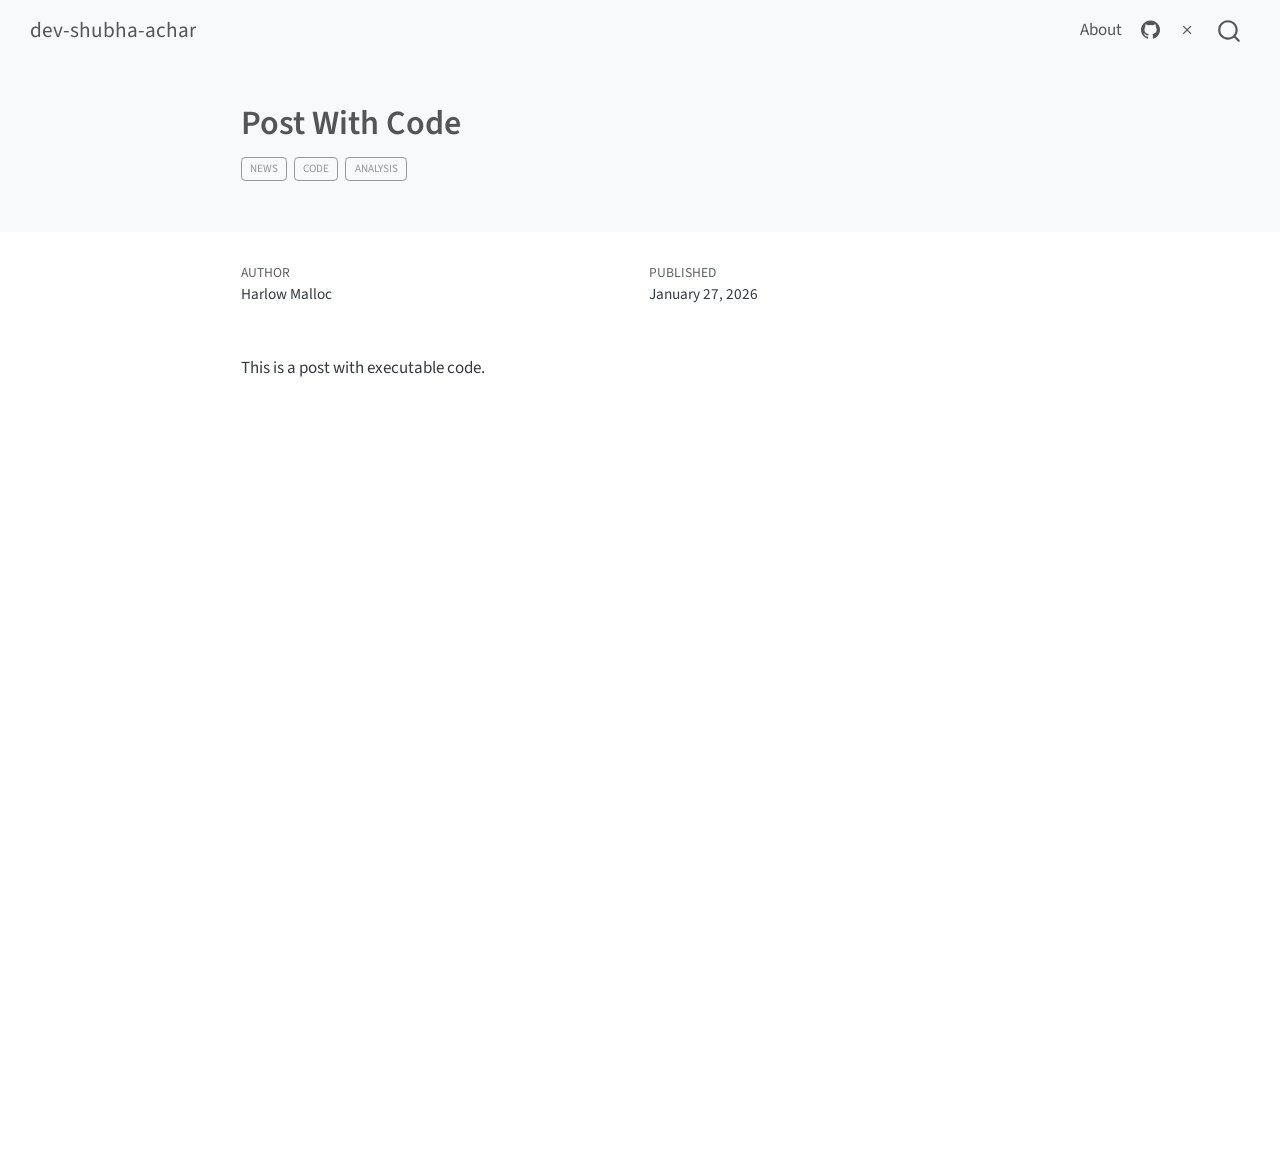
<file: posts/post-with-code/index.html>
<!DOCTYPE html>
<html xmlns="http://www.w3.org/1999/xhtml" lang="en" xml:lang="en"><head>

<meta charset="utf-8">
<meta name="generator" content="quarto-1.8.27">

<meta name="viewport" content="width=device-width, initial-scale=1.0, user-scalable=yes">

<meta name="author" content="Harlow Malloc">
<meta name="dcterms.date" content="2026-01-27">

<title>Post With Code – dev-shubha-achar</title>
<style>
code{white-space: pre-wrap;}
span.smallcaps{font-variant: small-caps;}
div.columns{display: flex; gap: min(4vw, 1.5em);}
div.column{flex: auto; overflow-x: auto;}
div.hanging-indent{margin-left: 1.5em; text-indent: -1.5em;}
ul.task-list{list-style: none;}
ul.task-list li input[type="checkbox"] {
  width: 0.8em;
  margin: 0 0.8em 0.2em -1em; /* quarto-specific, see https://github.com/quarto-dev/quarto-cli/issues/4556 */ 
  vertical-align: middle;
}
</style>


<script src="../../site_libs/quarto-nav/quarto-nav.js"></script>
<script src="../../site_libs/quarto-nav/headroom.min.js"></script>
<script src="../../site_libs/clipboard/clipboard.min.js"></script>
<script src="../../site_libs/quarto-search/autocomplete.umd.js"></script>
<script src="../../site_libs/quarto-search/fuse.min.js"></script>
<script src="../../site_libs/quarto-search/quarto-search.js"></script>
<meta name="quarto:offset" content="../../">
<script src="../../site_libs/quarto-html/quarto.js" type="module"></script>
<script src="../../site_libs/quarto-html/tabsets/tabsets.js" type="module"></script>
<script src="../../site_libs/quarto-html/axe/axe-check.js" type="module"></script>
<script src="../../site_libs/quarto-html/popper.min.js"></script>
<script src="../../site_libs/quarto-html/tippy.umd.min.js"></script>
<script src="../../site_libs/quarto-html/anchor.min.js"></script>
<link href="../../site_libs/quarto-html/tippy.css" rel="stylesheet">
<link href="../../site_libs/quarto-html/quarto-syntax-highlighting-ed96de9b727972fe78a7b5d16c58bf87.css" rel="stylesheet" id="quarto-text-highlighting-styles">
<script src="../../site_libs/bootstrap/bootstrap.min.js"></script>
<link href="../../site_libs/bootstrap/bootstrap-icons.css" rel="stylesheet">
<link href="../../site_libs/bootstrap/bootstrap-0b37c64f34216b628666a8dac638b53b.min.css" rel="stylesheet" append-hash="true" id="quarto-bootstrap" data-mode="light">
<script id="quarto-search-options" type="application/json">{
  "location": "navbar",
  "copy-button": false,
  "collapse-after": 3,
  "panel-placement": "end",
  "type": "overlay",
  "limit": 50,
  "keyboard-shortcut": [
    "f",
    "/",
    "s"
  ],
  "show-item-context": false,
  "language": {
    "search-no-results-text": "No results",
    "search-matching-documents-text": "matching documents",
    "search-copy-link-title": "Copy link to search",
    "search-hide-matches-text": "Hide additional matches",
    "search-more-match-text": "more match in this document",
    "search-more-matches-text": "more matches in this document",
    "search-clear-button-title": "Clear",
    "search-text-placeholder": "",
    "search-detached-cancel-button-title": "Cancel",
    "search-submit-button-title": "Submit",
    "search-label": "Search"
  }
}</script>


<link rel="stylesheet" href="../../styles.css">
</head>

<body class="nav-fixed fullcontent quarto-light">

<div id="quarto-search-results"></div>
  <header id="quarto-header" class="headroom fixed-top quarto-banner">
    <nav class="navbar navbar-expand-lg " data-bs-theme="dark">
      <div class="navbar-container container-fluid">
      <div class="navbar-brand-container mx-auto">
    <a class="navbar-brand" href="../../index.html">
    <span class="navbar-title">dev-shubha-achar</span>
    </a>
  </div>
            <div id="quarto-search" class="" title="Search"></div>
          <button class="navbar-toggler" type="button" data-bs-toggle="collapse" data-bs-target="#navbarCollapse" aria-controls="navbarCollapse" role="menu" aria-expanded="false" aria-label="Toggle navigation" onclick="if (window.quartoToggleHeadroom) { window.quartoToggleHeadroom(); }">
  <span class="navbar-toggler-icon"></span>
</button>
          <div class="collapse navbar-collapse" id="navbarCollapse">
            <ul class="navbar-nav navbar-nav-scroll ms-auto">
  <li class="nav-item">
    <a class="nav-link" href="../../about.html"> 
<span class="menu-text">About</span></a>
  </li>  
  <li class="nav-item compact">
    <a class="nav-link" href="https://github.com/dev-shubha-achar"> <i class="bi bi-github" role="img">
</i> 
<span class="menu-text"></span></a>
  </li>  
  <li class="nav-item compact">
    <a class="nav-link" href="https://x.com/AcharShubha"> <i class="bi bi-x" role="img">
</i> 
<span class="menu-text"></span></a>
  </li>  
</ul>
          </div> <!-- /navcollapse -->
            <div class="quarto-navbar-tools">
</div>
      </div> <!-- /container-fluid -->
    </nav>
</header>
<!-- content -->
<header id="title-block-header" class="quarto-title-block default page-columns page-full">
  <div class="quarto-title-banner page-columns page-full">
    <div class="quarto-title column-body">
      <h1 class="title">Post With Code</h1>
                                <div class="quarto-categories">
                <div class="quarto-category">news</div>
                <div class="quarto-category">code</div>
                <div class="quarto-category">analysis</div>
              </div>
                  </div>
  </div>
    
  
  <div class="quarto-title-meta">

      <div>
      <div class="quarto-title-meta-heading">Author</div>
      <div class="quarto-title-meta-contents">
               <p>Harlow Malloc </p>
            </div>
    </div>
      
      <div>
      <div class="quarto-title-meta-heading">Published</div>
      <div class="quarto-title-meta-contents">
        <p class="date">January 27, 2026</p>
      </div>
    </div>
    
      
    </div>
    
  
  </header><div id="quarto-content" class="quarto-container page-columns page-rows-contents page-layout-article page-navbar">
<!-- sidebar -->
<!-- margin-sidebar -->
    
<!-- main -->
<main class="content quarto-banner-title-block" id="quarto-document-content">





<p>This is a post with executable code.</p>



</main> <!-- /main -->
<script id="quarto-html-after-body" type="application/javascript">
  window.document.addEventListener("DOMContentLoaded", function (event) {
    const icon = "";
    const anchorJS = new window.AnchorJS();
    anchorJS.options = {
      placement: 'right',
      icon: icon
    };
    anchorJS.add('.anchored');
    const isCodeAnnotation = (el) => {
      for (const clz of el.classList) {
        if (clz.startsWith('code-annotation-')) {                     
          return true;
        }
      }
      return false;
    }
    const onCopySuccess = function(e) {
      // button target
      const button = e.trigger;
      // don't keep focus
      button.blur();
      // flash "checked"
      button.classList.add('code-copy-button-checked');
      var currentTitle = button.getAttribute("title");
      button.setAttribute("title", "Copied!");
      let tooltip;
      if (window.bootstrap) {
        button.setAttribute("data-bs-toggle", "tooltip");
        button.setAttribute("data-bs-placement", "left");
        button.setAttribute("data-bs-title", "Copied!");
        tooltip = new bootstrap.Tooltip(button, 
          { trigger: "manual", 
            customClass: "code-copy-button-tooltip",
            offset: [0, -8]});
        tooltip.show();    
      }
      setTimeout(function() {
        if (tooltip) {
          tooltip.hide();
          button.removeAttribute("data-bs-title");
          button.removeAttribute("data-bs-toggle");
          button.removeAttribute("data-bs-placement");
        }
        button.setAttribute("title", currentTitle);
        button.classList.remove('code-copy-button-checked');
      }, 1000);
      // clear code selection
      e.clearSelection();
    }
    const getTextToCopy = function(trigger) {
      const outerScaffold = trigger.parentElement.cloneNode(true);
      const codeEl = outerScaffold.querySelector('code');
      for (const childEl of codeEl.children) {
        if (isCodeAnnotation(childEl)) {
          childEl.remove();
        }
      }
      return codeEl.innerText;
    }
    const clipboard = new window.ClipboardJS('.code-copy-button:not([data-in-quarto-modal])', {
      text: getTextToCopy
    });
    clipboard.on('success', onCopySuccess);
    if (window.document.getElementById('quarto-embedded-source-code-modal')) {
      const clipboardModal = new window.ClipboardJS('.code-copy-button[data-in-quarto-modal]', {
        text: getTextToCopy,
        container: window.document.getElementById('quarto-embedded-source-code-modal')
      });
      clipboardModal.on('success', onCopySuccess);
    }
      var localhostRegex = new RegExp(/^(?:http|https):\/\/localhost\:?[0-9]*\//);
      var mailtoRegex = new RegExp(/^mailto:/);
        var filterRegex = new RegExp("https:\/\/dev-shubha-achar\.github\.io\/");
      var isInternal = (href) => {
          return filterRegex.test(href) || localhostRegex.test(href) || mailtoRegex.test(href);
      }
      // Inspect non-navigation links and adorn them if external
     var links = window.document.querySelectorAll('a[href]:not(.nav-link):not(.navbar-brand):not(.toc-action):not(.sidebar-link):not(.sidebar-item-toggle):not(.pagination-link):not(.no-external):not([aria-hidden]):not(.dropdown-item):not(.quarto-navigation-tool):not(.about-link)');
      for (var i=0; i<links.length; i++) {
        const link = links[i];
        if (!isInternal(link.href)) {
          // undo the damage that might have been done by quarto-nav.js in the case of
          // links that we want to consider external
          if (link.dataset.originalHref !== undefined) {
            link.href = link.dataset.originalHref;
          }
        }
      }
    function tippyHover(el, contentFn, onTriggerFn, onUntriggerFn) {
      const config = {
        allowHTML: true,
        maxWidth: 500,
        delay: 100,
        arrow: false,
        appendTo: function(el) {
            return el.parentElement;
        },
        interactive: true,
        interactiveBorder: 10,
        theme: 'quarto',
        placement: 'bottom-start',
      };
      if (contentFn) {
        config.content = contentFn;
      }
      if (onTriggerFn) {
        config.onTrigger = onTriggerFn;
      }
      if (onUntriggerFn) {
        config.onUntrigger = onUntriggerFn;
      }
      window.tippy(el, config); 
    }
    const noterefs = window.document.querySelectorAll('a[role="doc-noteref"]');
    for (var i=0; i<noterefs.length; i++) {
      const ref = noterefs[i];
      tippyHover(ref, function() {
        // use id or data attribute instead here
        let href = ref.getAttribute('data-footnote-href') || ref.getAttribute('href');
        try { href = new URL(href).hash; } catch {}
        const id = href.replace(/^#\/?/, "");
        const note = window.document.getElementById(id);
        if (note) {
          return note.innerHTML;
        } else {
          return "";
        }
      });
    }
    const xrefs = window.document.querySelectorAll('a.quarto-xref');
    const processXRef = (id, note) => {
      // Strip column container classes
      const stripColumnClz = (el) => {
        el.classList.remove("page-full", "page-columns");
        if (el.children) {
          for (const child of el.children) {
            stripColumnClz(child);
          }
        }
      }
      stripColumnClz(note)
      if (id === null || id.startsWith('sec-')) {
        // Special case sections, only their first couple elements
        const container = document.createElement("div");
        if (note.children && note.children.length > 2) {
          container.appendChild(note.children[0].cloneNode(true));
          for (let i = 1; i < note.children.length; i++) {
            const child = note.children[i];
            if (child.tagName === "P" && child.innerText === "") {
              continue;
            } else {
              container.appendChild(child.cloneNode(true));
              break;
            }
          }
          if (window.Quarto?.typesetMath) {
            window.Quarto.typesetMath(container);
          }
          return container.innerHTML
        } else {
          if (window.Quarto?.typesetMath) {
            window.Quarto.typesetMath(note);
          }
          return note.innerHTML;
        }
      } else {
        // Remove any anchor links if they are present
        const anchorLink = note.querySelector('a.anchorjs-link');
        if (anchorLink) {
          anchorLink.remove();
        }
        if (window.Quarto?.typesetMath) {
          window.Quarto.typesetMath(note);
        }
        if (note.classList.contains("callout")) {
          return note.outerHTML;
        } else {
          return note.innerHTML;
        }
      }
    }
    for (var i=0; i<xrefs.length; i++) {
      const xref = xrefs[i];
      tippyHover(xref, undefined, function(instance) {
        instance.disable();
        let url = xref.getAttribute('href');
        let hash = undefined; 
        if (url.startsWith('#')) {
          hash = url;
        } else {
          try { hash = new URL(url).hash; } catch {}
        }
        if (hash) {
          const id = hash.replace(/^#\/?/, "");
          const note = window.document.getElementById(id);
          if (note !== null) {
            try {
              const html = processXRef(id, note.cloneNode(true));
              instance.setContent(html);
            } finally {
              instance.enable();
              instance.show();
            }
          } else {
            // See if we can fetch this
            fetch(url.split('#')[0])
            .then(res => res.text())
            .then(html => {
              const parser = new DOMParser();
              const htmlDoc = parser.parseFromString(html, "text/html");
              const note = htmlDoc.getElementById(id);
              if (note !== null) {
                const html = processXRef(id, note);
                instance.setContent(html);
              } 
            }).finally(() => {
              instance.enable();
              instance.show();
            });
          }
        } else {
          // See if we can fetch a full url (with no hash to target)
          // This is a special case and we should probably do some content thinning / targeting
          fetch(url)
          .then(res => res.text())
          .then(html => {
            const parser = new DOMParser();
            const htmlDoc = parser.parseFromString(html, "text/html");
            const note = htmlDoc.querySelector('main.content');
            if (note !== null) {
              // This should only happen for chapter cross references
              // (since there is no id in the URL)
              // remove the first header
              if (note.children.length > 0 && note.children[0].tagName === "HEADER") {
                note.children[0].remove();
              }
              const html = processXRef(null, note);
              instance.setContent(html);
            } 
          }).finally(() => {
            instance.enable();
            instance.show();
          });
        }
      }, function(instance) {
      });
    }
        let selectedAnnoteEl;
        const selectorForAnnotation = ( cell, annotation) => {
          let cellAttr = 'data-code-cell="' + cell + '"';
          let lineAttr = 'data-code-annotation="' +  annotation + '"';
          const selector = 'span[' + cellAttr + '][' + lineAttr + ']';
          return selector;
        }
        const selectCodeLines = (annoteEl) => {
          const doc = window.document;
          const targetCell = annoteEl.getAttribute("data-target-cell");
          const targetAnnotation = annoteEl.getAttribute("data-target-annotation");
          const annoteSpan = window.document.querySelector(selectorForAnnotation(targetCell, targetAnnotation));
          const lines = annoteSpan.getAttribute("data-code-lines").split(",");
          const lineIds = lines.map((line) => {
            return targetCell + "-" + line;
          })
          let top = null;
          let height = null;
          let parent = null;
          if (lineIds.length > 0) {
              //compute the position of the single el (top and bottom and make a div)
              const el = window.document.getElementById(lineIds[0]);
              top = el.offsetTop;
              height = el.offsetHeight;
              parent = el.parentElement.parentElement;
            if (lineIds.length > 1) {
              const lastEl = window.document.getElementById(lineIds[lineIds.length - 1]);
              const bottom = lastEl.offsetTop + lastEl.offsetHeight;
              height = bottom - top;
            }
            if (top !== null && height !== null && parent !== null) {
              // cook up a div (if necessary) and position it 
              let div = window.document.getElementById("code-annotation-line-highlight");
              if (div === null) {
                div = window.document.createElement("div");
                div.setAttribute("id", "code-annotation-line-highlight");
                div.style.position = 'absolute';
                parent.appendChild(div);
              }
              div.style.top = top - 2 + "px";
              div.style.height = height + 4 + "px";
              div.style.left = 0;
              let gutterDiv = window.document.getElementById("code-annotation-line-highlight-gutter");
              if (gutterDiv === null) {
                gutterDiv = window.document.createElement("div");
                gutterDiv.setAttribute("id", "code-annotation-line-highlight-gutter");
                gutterDiv.style.position = 'absolute';
                const codeCell = window.document.getElementById(targetCell);
                const gutter = codeCell.querySelector('.code-annotation-gutter');
                gutter.appendChild(gutterDiv);
              }
              gutterDiv.style.top = top - 2 + "px";
              gutterDiv.style.height = height + 4 + "px";
            }
            selectedAnnoteEl = annoteEl;
          }
        };
        const unselectCodeLines = () => {
          const elementsIds = ["code-annotation-line-highlight", "code-annotation-line-highlight-gutter"];
          elementsIds.forEach((elId) => {
            const div = window.document.getElementById(elId);
            if (div) {
              div.remove();
            }
          });
          selectedAnnoteEl = undefined;
        };
          // Handle positioning of the toggle
      window.addEventListener(
        "resize",
        throttle(() => {
          elRect = undefined;
          if (selectedAnnoteEl) {
            selectCodeLines(selectedAnnoteEl);
          }
        }, 10)
      );
      function throttle(fn, ms) {
      let throttle = false;
      let timer;
        return (...args) => {
          if(!throttle) { // first call gets through
              fn.apply(this, args);
              throttle = true;
          } else { // all the others get throttled
              if(timer) clearTimeout(timer); // cancel #2
              timer = setTimeout(() => {
                fn.apply(this, args);
                timer = throttle = false;
              }, ms);
          }
        };
      }
        // Attach click handler to the DT
        const annoteDls = window.document.querySelectorAll('dt[data-target-cell]');
        for (const annoteDlNode of annoteDls) {
          annoteDlNode.addEventListener('click', (event) => {
            const clickedEl = event.target;
            if (clickedEl !== selectedAnnoteEl) {
              unselectCodeLines();
              const activeEl = window.document.querySelector('dt[data-target-cell].code-annotation-active');
              if (activeEl) {
                activeEl.classList.remove('code-annotation-active');
              }
              selectCodeLines(clickedEl);
              clickedEl.classList.add('code-annotation-active');
            } else {
              // Unselect the line
              unselectCodeLines();
              clickedEl.classList.remove('code-annotation-active');
            }
          });
        }
    const findCites = (el) => {
      const parentEl = el.parentElement;
      if (parentEl) {
        const cites = parentEl.dataset.cites;
        if (cites) {
          return {
            el,
            cites: cites.split(' ')
          };
        } else {
          return findCites(el.parentElement)
        }
      } else {
        return undefined;
      }
    };
    var bibliorefs = window.document.querySelectorAll('a[role="doc-biblioref"]');
    for (var i=0; i<bibliorefs.length; i++) {
      const ref = bibliorefs[i];
      const citeInfo = findCites(ref);
      if (citeInfo) {
        tippyHover(citeInfo.el, function() {
          var popup = window.document.createElement('div');
          citeInfo.cites.forEach(function(cite) {
            var citeDiv = window.document.createElement('div');
            citeDiv.classList.add('hanging-indent');
            citeDiv.classList.add('csl-entry');
            var biblioDiv = window.document.getElementById('ref-' + cite);
            if (biblioDiv) {
              citeDiv.innerHTML = biblioDiv.innerHTML;
            }
            popup.appendChild(citeDiv);
          });
          return popup.innerHTML;
        });
      }
    }
  });
  </script>
</div> <!-- /content -->




</body></html>
</file>
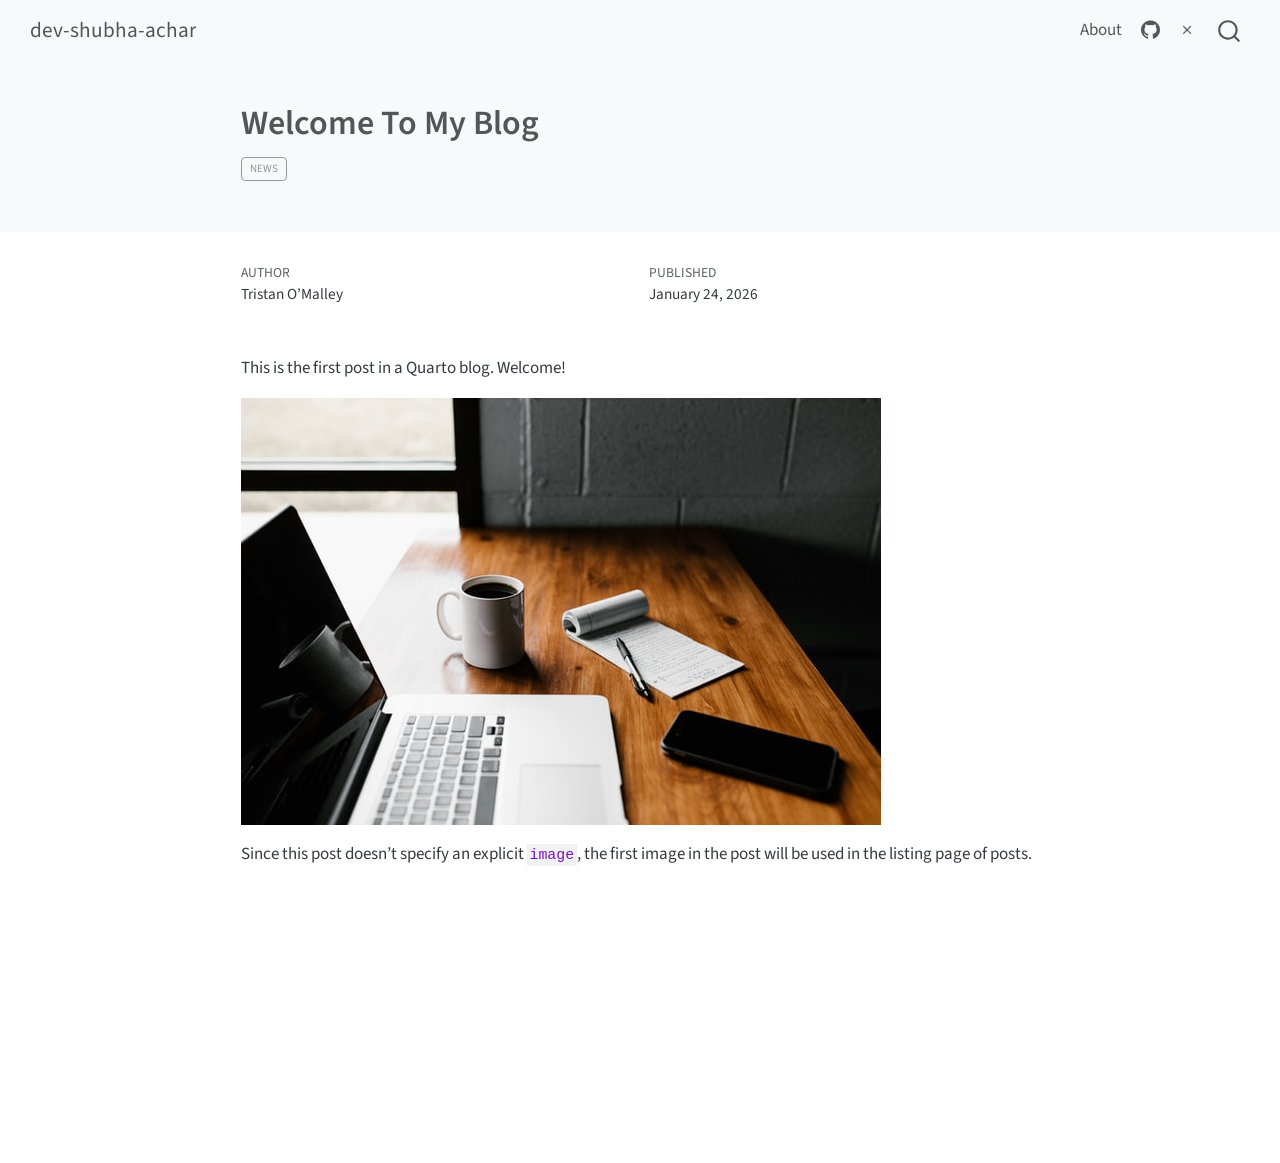
<file: posts/welcome/index.html>
<!DOCTYPE html>
<html xmlns="http://www.w3.org/1999/xhtml" lang="en" xml:lang="en"><head>

<meta charset="utf-8">
<meta name="generator" content="quarto-1.8.27">

<meta name="viewport" content="width=device-width, initial-scale=1.0, user-scalable=yes">

<meta name="author" content="Tristan O’Malley">
<meta name="dcterms.date" content="2026-01-24">

<title>Welcome To My Blog – dev-shubha-achar</title>
<style>
code{white-space: pre-wrap;}
span.smallcaps{font-variant: small-caps;}
div.columns{display: flex; gap: min(4vw, 1.5em);}
div.column{flex: auto; overflow-x: auto;}
div.hanging-indent{margin-left: 1.5em; text-indent: -1.5em;}
ul.task-list{list-style: none;}
ul.task-list li input[type="checkbox"] {
  width: 0.8em;
  margin: 0 0.8em 0.2em -1em; /* quarto-specific, see https://github.com/quarto-dev/quarto-cli/issues/4556 */ 
  vertical-align: middle;
}
</style>


<script src="../../site_libs/quarto-nav/quarto-nav.js"></script>
<script src="../../site_libs/quarto-nav/headroom.min.js"></script>
<script src="../../site_libs/clipboard/clipboard.min.js"></script>
<script src="../../site_libs/quarto-search/autocomplete.umd.js"></script>
<script src="../../site_libs/quarto-search/fuse.min.js"></script>
<script src="../../site_libs/quarto-search/quarto-search.js"></script>
<meta name="quarto:offset" content="../../">
<script src="../../site_libs/quarto-html/quarto.js" type="module"></script>
<script src="../../site_libs/quarto-html/tabsets/tabsets.js" type="module"></script>
<script src="../../site_libs/quarto-html/axe/axe-check.js" type="module"></script>
<script src="../../site_libs/quarto-html/popper.min.js"></script>
<script src="../../site_libs/quarto-html/tippy.umd.min.js"></script>
<script src="../../site_libs/quarto-html/anchor.min.js"></script>
<link href="../../site_libs/quarto-html/tippy.css" rel="stylesheet">
<link href="../../site_libs/quarto-html/quarto-syntax-highlighting-ed96de9b727972fe78a7b5d16c58bf87.css" rel="stylesheet" id="quarto-text-highlighting-styles">
<script src="../../site_libs/bootstrap/bootstrap.min.js"></script>
<link href="../../site_libs/bootstrap/bootstrap-icons.css" rel="stylesheet">
<link href="../../site_libs/bootstrap/bootstrap-0b37c64f34216b628666a8dac638b53b.min.css" rel="stylesheet" append-hash="true" id="quarto-bootstrap" data-mode="light">
<script id="quarto-search-options" type="application/json">{
  "location": "navbar",
  "copy-button": false,
  "collapse-after": 3,
  "panel-placement": "end",
  "type": "overlay",
  "limit": 50,
  "keyboard-shortcut": [
    "f",
    "/",
    "s"
  ],
  "show-item-context": false,
  "language": {
    "search-no-results-text": "No results",
    "search-matching-documents-text": "matching documents",
    "search-copy-link-title": "Copy link to search",
    "search-hide-matches-text": "Hide additional matches",
    "search-more-match-text": "more match in this document",
    "search-more-matches-text": "more matches in this document",
    "search-clear-button-title": "Clear",
    "search-text-placeholder": "",
    "search-detached-cancel-button-title": "Cancel",
    "search-submit-button-title": "Submit",
    "search-label": "Search"
  }
}</script>


<link rel="stylesheet" href="../../styles.css">
</head>

<body class="nav-fixed fullcontent quarto-light">

<div id="quarto-search-results"></div>
  <header id="quarto-header" class="headroom fixed-top quarto-banner">
    <nav class="navbar navbar-expand-lg " data-bs-theme="dark">
      <div class="navbar-container container-fluid">
      <div class="navbar-brand-container mx-auto">
    <a class="navbar-brand" href="../../index.html">
    <span class="navbar-title">dev-shubha-achar</span>
    </a>
  </div>
            <div id="quarto-search" class="" title="Search"></div>
          <button class="navbar-toggler" type="button" data-bs-toggle="collapse" data-bs-target="#navbarCollapse" aria-controls="navbarCollapse" role="menu" aria-expanded="false" aria-label="Toggle navigation" onclick="if (window.quartoToggleHeadroom) { window.quartoToggleHeadroom(); }">
  <span class="navbar-toggler-icon"></span>
</button>
          <div class="collapse navbar-collapse" id="navbarCollapse">
            <ul class="navbar-nav navbar-nav-scroll ms-auto">
  <li class="nav-item">
    <a class="nav-link" href="../../about.html"> 
<span class="menu-text">About</span></a>
  </li>  
  <li class="nav-item compact">
    <a class="nav-link" href="https://github.com/dev-shubha-achar"> <i class="bi bi-github" role="img">
</i> 
<span class="menu-text"></span></a>
  </li>  
  <li class="nav-item compact">
    <a class="nav-link" href="https://x.com/AcharShubha"> <i class="bi bi-x" role="img">
</i> 
<span class="menu-text"></span></a>
  </li>  
</ul>
          </div> <!-- /navcollapse -->
            <div class="quarto-navbar-tools">
</div>
      </div> <!-- /container-fluid -->
    </nav>
</header>
<!-- content -->
<header id="title-block-header" class="quarto-title-block default page-columns page-full">
  <div class="quarto-title-banner page-columns page-full">
    <div class="quarto-title column-body">
      <h1 class="title">Welcome To My Blog</h1>
                                <div class="quarto-categories">
                <div class="quarto-category">news</div>
              </div>
                  </div>
  </div>
    
  
  <div class="quarto-title-meta">

      <div>
      <div class="quarto-title-meta-heading">Author</div>
      <div class="quarto-title-meta-contents">
               <p>Tristan O’Malley </p>
            </div>
    </div>
      
      <div>
      <div class="quarto-title-meta-heading">Published</div>
      <div class="quarto-title-meta-contents">
        <p class="date">January 24, 2026</p>
      </div>
    </div>
    
      
    </div>
    
  
  </header><div id="quarto-content" class="quarto-container page-columns page-rows-contents page-layout-article page-navbar">
<!-- sidebar -->
<!-- margin-sidebar -->
    
<!-- main -->
<main class="content quarto-banner-title-block" id="quarto-document-content">





<p>This is the first post in a Quarto blog. Welcome!</p>
<p><img src="thumbnail.jpg" class="img-fluid"></p>
<p>Since this post doesn’t specify an explicit <code>image</code>, the first image in the post will be used in the listing page of posts.</p>



</main> <!-- /main -->
<script id="quarto-html-after-body" type="application/javascript">
  window.document.addEventListener("DOMContentLoaded", function (event) {
    const icon = "";
    const anchorJS = new window.AnchorJS();
    anchorJS.options = {
      placement: 'right',
      icon: icon
    };
    anchorJS.add('.anchored');
    const isCodeAnnotation = (el) => {
      for (const clz of el.classList) {
        if (clz.startsWith('code-annotation-')) {                     
          return true;
        }
      }
      return false;
    }
    const onCopySuccess = function(e) {
      // button target
      const button = e.trigger;
      // don't keep focus
      button.blur();
      // flash "checked"
      button.classList.add('code-copy-button-checked');
      var currentTitle = button.getAttribute("title");
      button.setAttribute("title", "Copied!");
      let tooltip;
      if (window.bootstrap) {
        button.setAttribute("data-bs-toggle", "tooltip");
        button.setAttribute("data-bs-placement", "left");
        button.setAttribute("data-bs-title", "Copied!");
        tooltip = new bootstrap.Tooltip(button, 
          { trigger: "manual", 
            customClass: "code-copy-button-tooltip",
            offset: [0, -8]});
        tooltip.show();    
      }
      setTimeout(function() {
        if (tooltip) {
          tooltip.hide();
          button.removeAttribute("data-bs-title");
          button.removeAttribute("data-bs-toggle");
          button.removeAttribute("data-bs-placement");
        }
        button.setAttribute("title", currentTitle);
        button.classList.remove('code-copy-button-checked');
      }, 1000);
      // clear code selection
      e.clearSelection();
    }
    const getTextToCopy = function(trigger) {
      const outerScaffold = trigger.parentElement.cloneNode(true);
      const codeEl = outerScaffold.querySelector('code');
      for (const childEl of codeEl.children) {
        if (isCodeAnnotation(childEl)) {
          childEl.remove();
        }
      }
      return codeEl.innerText;
    }
    const clipboard = new window.ClipboardJS('.code-copy-button:not([data-in-quarto-modal])', {
      text: getTextToCopy
    });
    clipboard.on('success', onCopySuccess);
    if (window.document.getElementById('quarto-embedded-source-code-modal')) {
      const clipboardModal = new window.ClipboardJS('.code-copy-button[data-in-quarto-modal]', {
        text: getTextToCopy,
        container: window.document.getElementById('quarto-embedded-source-code-modal')
      });
      clipboardModal.on('success', onCopySuccess);
    }
      var localhostRegex = new RegExp(/^(?:http|https):\/\/localhost\:?[0-9]*\//);
      var mailtoRegex = new RegExp(/^mailto:/);
        var filterRegex = new RegExp("https:\/\/dev-shubha-achar\.github\.io\/");
      var isInternal = (href) => {
          return filterRegex.test(href) || localhostRegex.test(href) || mailtoRegex.test(href);
      }
      // Inspect non-navigation links and adorn them if external
     var links = window.document.querySelectorAll('a[href]:not(.nav-link):not(.navbar-brand):not(.toc-action):not(.sidebar-link):not(.sidebar-item-toggle):not(.pagination-link):not(.no-external):not([aria-hidden]):not(.dropdown-item):not(.quarto-navigation-tool):not(.about-link)');
      for (var i=0; i<links.length; i++) {
        const link = links[i];
        if (!isInternal(link.href)) {
          // undo the damage that might have been done by quarto-nav.js in the case of
          // links that we want to consider external
          if (link.dataset.originalHref !== undefined) {
            link.href = link.dataset.originalHref;
          }
        }
      }
    function tippyHover(el, contentFn, onTriggerFn, onUntriggerFn) {
      const config = {
        allowHTML: true,
        maxWidth: 500,
        delay: 100,
        arrow: false,
        appendTo: function(el) {
            return el.parentElement;
        },
        interactive: true,
        interactiveBorder: 10,
        theme: 'quarto',
        placement: 'bottom-start',
      };
      if (contentFn) {
        config.content = contentFn;
      }
      if (onTriggerFn) {
        config.onTrigger = onTriggerFn;
      }
      if (onUntriggerFn) {
        config.onUntrigger = onUntriggerFn;
      }
      window.tippy(el, config); 
    }
    const noterefs = window.document.querySelectorAll('a[role="doc-noteref"]');
    for (var i=0; i<noterefs.length; i++) {
      const ref = noterefs[i];
      tippyHover(ref, function() {
        // use id or data attribute instead here
        let href = ref.getAttribute('data-footnote-href') || ref.getAttribute('href');
        try { href = new URL(href).hash; } catch {}
        const id = href.replace(/^#\/?/, "");
        const note = window.document.getElementById(id);
        if (note) {
          return note.innerHTML;
        } else {
          return "";
        }
      });
    }
    const xrefs = window.document.querySelectorAll('a.quarto-xref');
    const processXRef = (id, note) => {
      // Strip column container classes
      const stripColumnClz = (el) => {
        el.classList.remove("page-full", "page-columns");
        if (el.children) {
          for (const child of el.children) {
            stripColumnClz(child);
          }
        }
      }
      stripColumnClz(note)
      if (id === null || id.startsWith('sec-')) {
        // Special case sections, only their first couple elements
        const container = document.createElement("div");
        if (note.children && note.children.length > 2) {
          container.appendChild(note.children[0].cloneNode(true));
          for (let i = 1; i < note.children.length; i++) {
            const child = note.children[i];
            if (child.tagName === "P" && child.innerText === "") {
              continue;
            } else {
              container.appendChild(child.cloneNode(true));
              break;
            }
          }
          if (window.Quarto?.typesetMath) {
            window.Quarto.typesetMath(container);
          }
          return container.innerHTML
        } else {
          if (window.Quarto?.typesetMath) {
            window.Quarto.typesetMath(note);
          }
          return note.innerHTML;
        }
      } else {
        // Remove any anchor links if they are present
        const anchorLink = note.querySelector('a.anchorjs-link');
        if (anchorLink) {
          anchorLink.remove();
        }
        if (window.Quarto?.typesetMath) {
          window.Quarto.typesetMath(note);
        }
        if (note.classList.contains("callout")) {
          return note.outerHTML;
        } else {
          return note.innerHTML;
        }
      }
    }
    for (var i=0; i<xrefs.length; i++) {
      const xref = xrefs[i];
      tippyHover(xref, undefined, function(instance) {
        instance.disable();
        let url = xref.getAttribute('href');
        let hash = undefined; 
        if (url.startsWith('#')) {
          hash = url;
        } else {
          try { hash = new URL(url).hash; } catch {}
        }
        if (hash) {
          const id = hash.replace(/^#\/?/, "");
          const note = window.document.getElementById(id);
          if (note !== null) {
            try {
              const html = processXRef(id, note.cloneNode(true));
              instance.setContent(html);
            } finally {
              instance.enable();
              instance.show();
            }
          } else {
            // See if we can fetch this
            fetch(url.split('#')[0])
            .then(res => res.text())
            .then(html => {
              const parser = new DOMParser();
              const htmlDoc = parser.parseFromString(html, "text/html");
              const note = htmlDoc.getElementById(id);
              if (note !== null) {
                const html = processXRef(id, note);
                instance.setContent(html);
              } 
            }).finally(() => {
              instance.enable();
              instance.show();
            });
          }
        } else {
          // See if we can fetch a full url (with no hash to target)
          // This is a special case and we should probably do some content thinning / targeting
          fetch(url)
          .then(res => res.text())
          .then(html => {
            const parser = new DOMParser();
            const htmlDoc = parser.parseFromString(html, "text/html");
            const note = htmlDoc.querySelector('main.content');
            if (note !== null) {
              // This should only happen for chapter cross references
              // (since there is no id in the URL)
              // remove the first header
              if (note.children.length > 0 && note.children[0].tagName === "HEADER") {
                note.children[0].remove();
              }
              const html = processXRef(null, note);
              instance.setContent(html);
            } 
          }).finally(() => {
            instance.enable();
            instance.show();
          });
        }
      }, function(instance) {
      });
    }
        let selectedAnnoteEl;
        const selectorForAnnotation = ( cell, annotation) => {
          let cellAttr = 'data-code-cell="' + cell + '"';
          let lineAttr = 'data-code-annotation="' +  annotation + '"';
          const selector = 'span[' + cellAttr + '][' + lineAttr + ']';
          return selector;
        }
        const selectCodeLines = (annoteEl) => {
          const doc = window.document;
          const targetCell = annoteEl.getAttribute("data-target-cell");
          const targetAnnotation = annoteEl.getAttribute("data-target-annotation");
          const annoteSpan = window.document.querySelector(selectorForAnnotation(targetCell, targetAnnotation));
          const lines = annoteSpan.getAttribute("data-code-lines").split(",");
          const lineIds = lines.map((line) => {
            return targetCell + "-" + line;
          })
          let top = null;
          let height = null;
          let parent = null;
          if (lineIds.length > 0) {
              //compute the position of the single el (top and bottom and make a div)
              const el = window.document.getElementById(lineIds[0]);
              top = el.offsetTop;
              height = el.offsetHeight;
              parent = el.parentElement.parentElement;
            if (lineIds.length > 1) {
              const lastEl = window.document.getElementById(lineIds[lineIds.length - 1]);
              const bottom = lastEl.offsetTop + lastEl.offsetHeight;
              height = bottom - top;
            }
            if (top !== null && height !== null && parent !== null) {
              // cook up a div (if necessary) and position it 
              let div = window.document.getElementById("code-annotation-line-highlight");
              if (div === null) {
                div = window.document.createElement("div");
                div.setAttribute("id", "code-annotation-line-highlight");
                div.style.position = 'absolute';
                parent.appendChild(div);
              }
              div.style.top = top - 2 + "px";
              div.style.height = height + 4 + "px";
              div.style.left = 0;
              let gutterDiv = window.document.getElementById("code-annotation-line-highlight-gutter");
              if (gutterDiv === null) {
                gutterDiv = window.document.createElement("div");
                gutterDiv.setAttribute("id", "code-annotation-line-highlight-gutter");
                gutterDiv.style.position = 'absolute';
                const codeCell = window.document.getElementById(targetCell);
                const gutter = codeCell.querySelector('.code-annotation-gutter');
                gutter.appendChild(gutterDiv);
              }
              gutterDiv.style.top = top - 2 + "px";
              gutterDiv.style.height = height + 4 + "px";
            }
            selectedAnnoteEl = annoteEl;
          }
        };
        const unselectCodeLines = () => {
          const elementsIds = ["code-annotation-line-highlight", "code-annotation-line-highlight-gutter"];
          elementsIds.forEach((elId) => {
            const div = window.document.getElementById(elId);
            if (div) {
              div.remove();
            }
          });
          selectedAnnoteEl = undefined;
        };
          // Handle positioning of the toggle
      window.addEventListener(
        "resize",
        throttle(() => {
          elRect = undefined;
          if (selectedAnnoteEl) {
            selectCodeLines(selectedAnnoteEl);
          }
        }, 10)
      );
      function throttle(fn, ms) {
      let throttle = false;
      let timer;
        return (...args) => {
          if(!throttle) { // first call gets through
              fn.apply(this, args);
              throttle = true;
          } else { // all the others get throttled
              if(timer) clearTimeout(timer); // cancel #2
              timer = setTimeout(() => {
                fn.apply(this, args);
                timer = throttle = false;
              }, ms);
          }
        };
      }
        // Attach click handler to the DT
        const annoteDls = window.document.querySelectorAll('dt[data-target-cell]');
        for (const annoteDlNode of annoteDls) {
          annoteDlNode.addEventListener('click', (event) => {
            const clickedEl = event.target;
            if (clickedEl !== selectedAnnoteEl) {
              unselectCodeLines();
              const activeEl = window.document.querySelector('dt[data-target-cell].code-annotation-active');
              if (activeEl) {
                activeEl.classList.remove('code-annotation-active');
              }
              selectCodeLines(clickedEl);
              clickedEl.classList.add('code-annotation-active');
            } else {
              // Unselect the line
              unselectCodeLines();
              clickedEl.classList.remove('code-annotation-active');
            }
          });
        }
    const findCites = (el) => {
      const parentEl = el.parentElement;
      if (parentEl) {
        const cites = parentEl.dataset.cites;
        if (cites) {
          return {
            el,
            cites: cites.split(' ')
          };
        } else {
          return findCites(el.parentElement)
        }
      } else {
        return undefined;
      }
    };
    var bibliorefs = window.document.querySelectorAll('a[role="doc-biblioref"]');
    for (var i=0; i<bibliorefs.length; i++) {
      const ref = bibliorefs[i];
      const citeInfo = findCites(ref);
      if (citeInfo) {
        tippyHover(citeInfo.el, function() {
          var popup = window.document.createElement('div');
          citeInfo.cites.forEach(function(cite) {
            var citeDiv = window.document.createElement('div');
            citeDiv.classList.add('hanging-indent');
            citeDiv.classList.add('csl-entry');
            var biblioDiv = window.document.getElementById('ref-' + cite);
            if (biblioDiv) {
              citeDiv.innerHTML = biblioDiv.innerHTML;
            }
            popup.appendChild(citeDiv);
          });
          return popup.innerHTML;
        });
      }
    }
  });
  </script>
</div> <!-- /content -->




</body></html>
</file>
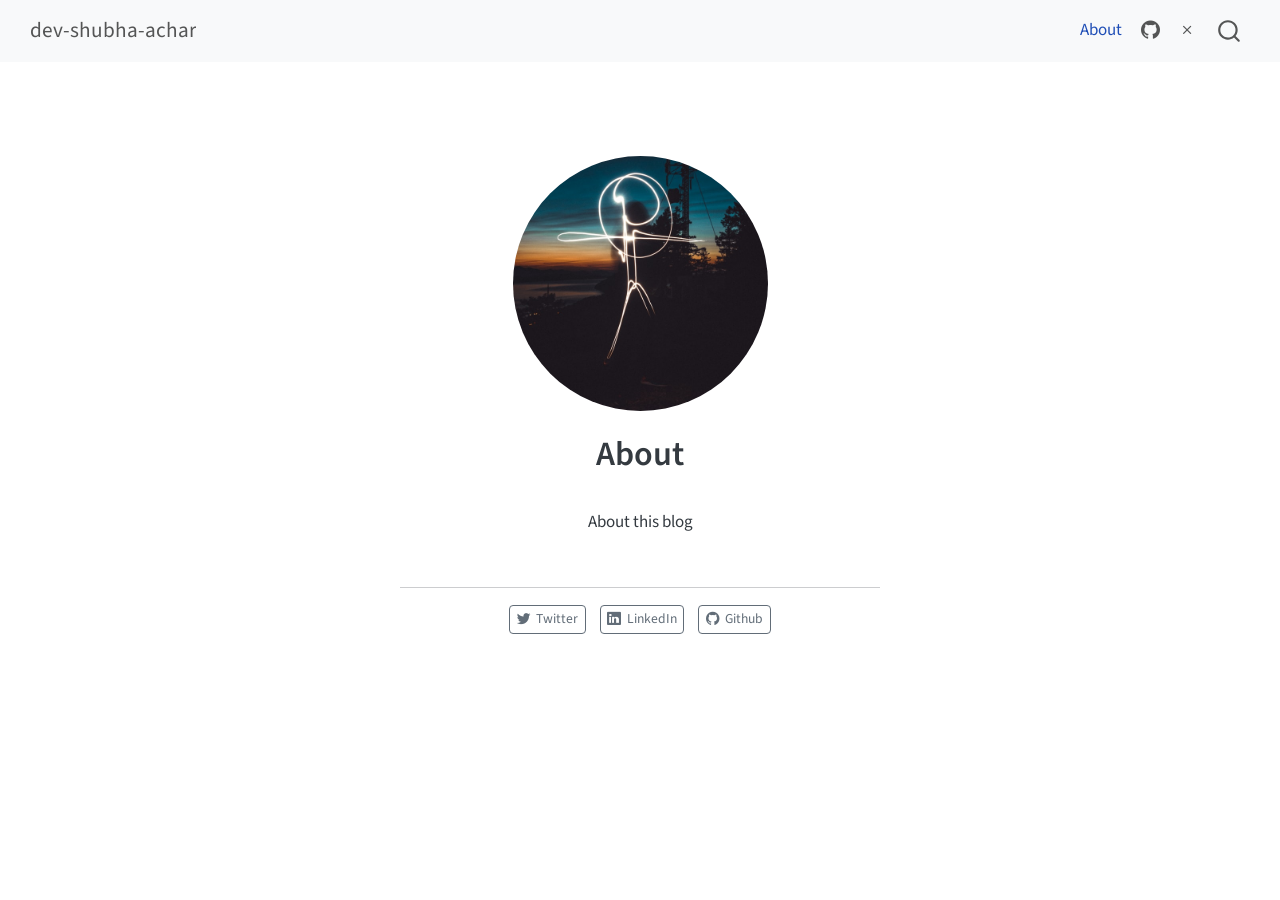
<file: about.html>
<!DOCTYPE html>
<html xmlns="http://www.w3.org/1999/xhtml" lang="en" xml:lang="en"><head>

<meta charset="utf-8">
<meta name="generator" content="quarto-1.8.27">

<meta name="viewport" content="width=device-width, initial-scale=1.0, user-scalable=yes">


<title>About – dev-shubha-achar</title>
<style>
code{white-space: pre-wrap;}
span.smallcaps{font-variant: small-caps;}
div.columns{display: flex; gap: min(4vw, 1.5em);}
div.column{flex: auto; overflow-x: auto;}
div.hanging-indent{margin-left: 1.5em; text-indent: -1.5em;}
ul.task-list{list-style: none;}
ul.task-list li input[type="checkbox"] {
  width: 0.8em;
  margin: 0 0.8em 0.2em -1em; /* quarto-specific, see https://github.com/quarto-dev/quarto-cli/issues/4556 */ 
  vertical-align: middle;
}
</style>


<script src="site_libs/quarto-nav/quarto-nav.js"></script>
<script src="site_libs/quarto-nav/headroom.min.js"></script>
<script src="site_libs/clipboard/clipboard.min.js"></script>
<script src="site_libs/quarto-search/autocomplete.umd.js"></script>
<script src="site_libs/quarto-search/fuse.min.js"></script>
<script src="site_libs/quarto-search/quarto-search.js"></script>
<meta name="quarto:offset" content="./">
<script src="site_libs/quarto-html/quarto.js" type="module"></script>
<script src="site_libs/quarto-html/tabsets/tabsets.js" type="module"></script>
<script src="site_libs/quarto-html/axe/axe-check.js" type="module"></script>
<script src="site_libs/quarto-html/popper.min.js"></script>
<script src="site_libs/quarto-html/tippy.umd.min.js"></script>
<link href="site_libs/quarto-html/tippy.css" rel="stylesheet">
<link href="site_libs/quarto-html/quarto-syntax-highlighting-ed96de9b727972fe78a7b5d16c58bf87.css" rel="stylesheet" id="quarto-text-highlighting-styles">
<script src="site_libs/bootstrap/bootstrap.min.js"></script>
<link href="site_libs/bootstrap/bootstrap-icons.css" rel="stylesheet">
<link href="site_libs/bootstrap/bootstrap-0b37c64f34216b628666a8dac638b53b.min.css" rel="stylesheet" append-hash="true" id="quarto-bootstrap" data-mode="light">
<script id="quarto-search-options" type="application/json">{
  "location": "navbar",
  "copy-button": false,
  "collapse-after": 3,
  "panel-placement": "end",
  "type": "overlay",
  "limit": 50,
  "keyboard-shortcut": [
    "f",
    "/",
    "s"
  ],
  "show-item-context": false,
  "language": {
    "search-no-results-text": "No results",
    "search-matching-documents-text": "matching documents",
    "search-copy-link-title": "Copy link to search",
    "search-hide-matches-text": "Hide additional matches",
    "search-more-match-text": "more match in this document",
    "search-more-matches-text": "more matches in this document",
    "search-clear-button-title": "Clear",
    "search-text-placeholder": "",
    "search-detached-cancel-button-title": "Cancel",
    "search-submit-button-title": "Submit",
    "search-label": "Search"
  }
}</script>


<link rel="stylesheet" href="styles.css">
</head>

<body class="nav-fixed fullcontent quarto-light">

<div id="quarto-search-results"></div>
  <header id="quarto-header" class="headroom fixed-top">
    <nav class="navbar navbar-expand-lg " data-bs-theme="dark">
      <div class="navbar-container container-fluid">
      <div class="navbar-brand-container mx-auto">
    <a class="navbar-brand" href="./index.html">
    <span class="navbar-title">dev-shubha-achar</span>
    </a>
  </div>
            <div id="quarto-search" class="" title="Search"></div>
          <button class="navbar-toggler" type="button" data-bs-toggle="collapse" data-bs-target="#navbarCollapse" aria-controls="navbarCollapse" role="menu" aria-expanded="false" aria-label="Toggle navigation" onclick="if (window.quartoToggleHeadroom) { window.quartoToggleHeadroom(); }">
  <span class="navbar-toggler-icon"></span>
</button>
          <div class="collapse navbar-collapse" id="navbarCollapse">
            <ul class="navbar-nav navbar-nav-scroll ms-auto">
  <li class="nav-item">
    <a class="nav-link active" href="./about.html" aria-current="page"> 
<span class="menu-text">About</span></a>
  </li>  
  <li class="nav-item compact">
    <a class="nav-link" href="https://github.com/dev-shubha-achar"> <i class="bi bi-github" role="img">
</i> 
<span class="menu-text"></span></a>
  </li>  
  <li class="nav-item compact">
    <a class="nav-link" href="https://x.com/AcharShubha"> <i class="bi bi-x" role="img">
</i> 
<span class="menu-text"></span></a>
  </li>  
</ul>
          </div> <!-- /navcollapse -->
            <div class="quarto-navbar-tools">
</div>
      </div> <!-- /container-fluid -->
    </nav>
</header>
<!-- content -->
<div id="quarto-content" class="quarto-container page-columns page-rows-contents page-layout-article page-navbar">
<!-- sidebar -->
<!-- margin-sidebar -->
    
<!-- main -->
<div class="quarto-about-jolla">
  <img src="profile.jpg" class="about-image
  round " style="height: 15em; width: 15em;">
 <header id="title-block-header" class="quarto-title-block default">
<div class="quarto-title">
<h1 class="title">About</h1>
</div>
<div class="quarto-title-meta">
  </div>
</header><main class="content" id="quarto-document-content">
<p>About this blog</p>


</main> 
  <hr class="about-sep">
   <div class="about-links">
  <a href="https://twitter.com" class="about-link" rel="" target="">
    <i class="bi bi-twitter"></i>
     <span class="about-link-text">Twitter</span>
  </a>
  <a href="https://linkedin.com" class="about-link" rel="" target="">
    <i class="bi bi-linkedin"></i>
     <span class="about-link-text">LinkedIn</span>
  </a>
  <a href="https://github.com" class="about-link" rel="" target="">
    <i class="bi bi-github"></i>
     <span class="about-link-text">Github</span>
  </a>
</div>
</div>
 <!-- /main -->
<script id="quarto-html-after-body" type="application/javascript">
  window.document.addEventListener("DOMContentLoaded", function (event) {
    const isCodeAnnotation = (el) => {
      for (const clz of el.classList) {
        if (clz.startsWith('code-annotation-')) {                     
          return true;
        }
      }
      return false;
    }
    const onCopySuccess = function(e) {
      // button target
      const button = e.trigger;
      // don't keep focus
      button.blur();
      // flash "checked"
      button.classList.add('code-copy-button-checked');
      var currentTitle = button.getAttribute("title");
      button.setAttribute("title", "Copied!");
      let tooltip;
      if (window.bootstrap) {
        button.setAttribute("data-bs-toggle", "tooltip");
        button.setAttribute("data-bs-placement", "left");
        button.setAttribute("data-bs-title", "Copied!");
        tooltip = new bootstrap.Tooltip(button, 
          { trigger: "manual", 
            customClass: "code-copy-button-tooltip",
            offset: [0, -8]});
        tooltip.show();    
      }
      setTimeout(function() {
        if (tooltip) {
          tooltip.hide();
          button.removeAttribute("data-bs-title");
          button.removeAttribute("data-bs-toggle");
          button.removeAttribute("data-bs-placement");
        }
        button.setAttribute("title", currentTitle);
        button.classList.remove('code-copy-button-checked');
      }, 1000);
      // clear code selection
      e.clearSelection();
    }
    const getTextToCopy = function(trigger) {
      const outerScaffold = trigger.parentElement.cloneNode(true);
      const codeEl = outerScaffold.querySelector('code');
      for (const childEl of codeEl.children) {
        if (isCodeAnnotation(childEl)) {
          childEl.remove();
        }
      }
      return codeEl.innerText;
    }
    const clipboard = new window.ClipboardJS('.code-copy-button:not([data-in-quarto-modal])', {
      text: getTextToCopy
    });
    clipboard.on('success', onCopySuccess);
    if (window.document.getElementById('quarto-embedded-source-code-modal')) {
      const clipboardModal = new window.ClipboardJS('.code-copy-button[data-in-quarto-modal]', {
        text: getTextToCopy,
        container: window.document.getElementById('quarto-embedded-source-code-modal')
      });
      clipboardModal.on('success', onCopySuccess);
    }
      var localhostRegex = new RegExp(/^(?:http|https):\/\/localhost\:?[0-9]*\//);
      var mailtoRegex = new RegExp(/^mailto:/);
        var filterRegex = new RegExp("https:\/\/dev-shubha-achar\.github\.io\/");
      var isInternal = (href) => {
          return filterRegex.test(href) || localhostRegex.test(href) || mailtoRegex.test(href);
      }
      // Inspect non-navigation links and adorn them if external
     var links = window.document.querySelectorAll('a[href]:not(.nav-link):not(.navbar-brand):not(.toc-action):not(.sidebar-link):not(.sidebar-item-toggle):not(.pagination-link):not(.no-external):not([aria-hidden]):not(.dropdown-item):not(.quarto-navigation-tool):not(.about-link)');
      for (var i=0; i<links.length; i++) {
        const link = links[i];
        if (!isInternal(link.href)) {
          // undo the damage that might have been done by quarto-nav.js in the case of
          // links that we want to consider external
          if (link.dataset.originalHref !== undefined) {
            link.href = link.dataset.originalHref;
          }
        }
      }
    function tippyHover(el, contentFn, onTriggerFn, onUntriggerFn) {
      const config = {
        allowHTML: true,
        maxWidth: 500,
        delay: 100,
        arrow: false,
        appendTo: function(el) {
            return el.parentElement;
        },
        interactive: true,
        interactiveBorder: 10,
        theme: 'quarto',
        placement: 'bottom-start',
      };
      if (contentFn) {
        config.content = contentFn;
      }
      if (onTriggerFn) {
        config.onTrigger = onTriggerFn;
      }
      if (onUntriggerFn) {
        config.onUntrigger = onUntriggerFn;
      }
      window.tippy(el, config); 
    }
    const noterefs = window.document.querySelectorAll('a[role="doc-noteref"]');
    for (var i=0; i<noterefs.length; i++) {
      const ref = noterefs[i];
      tippyHover(ref, function() {
        // use id or data attribute instead here
        let href = ref.getAttribute('data-footnote-href') || ref.getAttribute('href');
        try { href = new URL(href).hash; } catch {}
        const id = href.replace(/^#\/?/, "");
        const note = window.document.getElementById(id);
        if (note) {
          return note.innerHTML;
        } else {
          return "";
        }
      });
    }
    const xrefs = window.document.querySelectorAll('a.quarto-xref');
    const processXRef = (id, note) => {
      // Strip column container classes
      const stripColumnClz = (el) => {
        el.classList.remove("page-full", "page-columns");
        if (el.children) {
          for (const child of el.children) {
            stripColumnClz(child);
          }
        }
      }
      stripColumnClz(note)
      if (id === null || id.startsWith('sec-')) {
        // Special case sections, only their first couple elements
        const container = document.createElement("div");
        if (note.children && note.children.length > 2) {
          container.appendChild(note.children[0].cloneNode(true));
          for (let i = 1; i < note.children.length; i++) {
            const child = note.children[i];
            if (child.tagName === "P" && child.innerText === "") {
              continue;
            } else {
              container.appendChild(child.cloneNode(true));
              break;
            }
          }
          if (window.Quarto?.typesetMath) {
            window.Quarto.typesetMath(container);
          }
          return container.innerHTML
        } else {
          if (window.Quarto?.typesetMath) {
            window.Quarto.typesetMath(note);
          }
          return note.innerHTML;
        }
      } else {
        // Remove any anchor links if they are present
        const anchorLink = note.querySelector('a.anchorjs-link');
        if (anchorLink) {
          anchorLink.remove();
        }
        if (window.Quarto?.typesetMath) {
          window.Quarto.typesetMath(note);
        }
        if (note.classList.contains("callout")) {
          return note.outerHTML;
        } else {
          return note.innerHTML;
        }
      }
    }
    for (var i=0; i<xrefs.length; i++) {
      const xref = xrefs[i];
      tippyHover(xref, undefined, function(instance) {
        instance.disable();
        let url = xref.getAttribute('href');
        let hash = undefined; 
        if (url.startsWith('#')) {
          hash = url;
        } else {
          try { hash = new URL(url).hash; } catch {}
        }
        if (hash) {
          const id = hash.replace(/^#\/?/, "");
          const note = window.document.getElementById(id);
          if (note !== null) {
            try {
              const html = processXRef(id, note.cloneNode(true));
              instance.setContent(html);
            } finally {
              instance.enable();
              instance.show();
            }
          } else {
            // See if we can fetch this
            fetch(url.split('#')[0])
            .then(res => res.text())
            .then(html => {
              const parser = new DOMParser();
              const htmlDoc = parser.parseFromString(html, "text/html");
              const note = htmlDoc.getElementById(id);
              if (note !== null) {
                const html = processXRef(id, note);
                instance.setContent(html);
              } 
            }).finally(() => {
              instance.enable();
              instance.show();
            });
          }
        } else {
          // See if we can fetch a full url (with no hash to target)
          // This is a special case and we should probably do some content thinning / targeting
          fetch(url)
          .then(res => res.text())
          .then(html => {
            const parser = new DOMParser();
            const htmlDoc = parser.parseFromString(html, "text/html");
            const note = htmlDoc.querySelector('main.content');
            if (note !== null) {
              // This should only happen for chapter cross references
              // (since there is no id in the URL)
              // remove the first header
              if (note.children.length > 0 && note.children[0].tagName === "HEADER") {
                note.children[0].remove();
              }
              const html = processXRef(null, note);
              instance.setContent(html);
            } 
          }).finally(() => {
            instance.enable();
            instance.show();
          });
        }
      }, function(instance) {
      });
    }
        let selectedAnnoteEl;
        const selectorForAnnotation = ( cell, annotation) => {
          let cellAttr = 'data-code-cell="' + cell + '"';
          let lineAttr = 'data-code-annotation="' +  annotation + '"';
          const selector = 'span[' + cellAttr + '][' + lineAttr + ']';
          return selector;
        }
        const selectCodeLines = (annoteEl) => {
          const doc = window.document;
          const targetCell = annoteEl.getAttribute("data-target-cell");
          const targetAnnotation = annoteEl.getAttribute("data-target-annotation");
          const annoteSpan = window.document.querySelector(selectorForAnnotation(targetCell, targetAnnotation));
          const lines = annoteSpan.getAttribute("data-code-lines").split(",");
          const lineIds = lines.map((line) => {
            return targetCell + "-" + line;
          })
          let top = null;
          let height = null;
          let parent = null;
          if (lineIds.length > 0) {
              //compute the position of the single el (top and bottom and make a div)
              const el = window.document.getElementById(lineIds[0]);
              top = el.offsetTop;
              height = el.offsetHeight;
              parent = el.parentElement.parentElement;
            if (lineIds.length > 1) {
              const lastEl = window.document.getElementById(lineIds[lineIds.length - 1]);
              const bottom = lastEl.offsetTop + lastEl.offsetHeight;
              height = bottom - top;
            }
            if (top !== null && height !== null && parent !== null) {
              // cook up a div (if necessary) and position it 
              let div = window.document.getElementById("code-annotation-line-highlight");
              if (div === null) {
                div = window.document.createElement("div");
                div.setAttribute("id", "code-annotation-line-highlight");
                div.style.position = 'absolute';
                parent.appendChild(div);
              }
              div.style.top = top - 2 + "px";
              div.style.height = height + 4 + "px";
              div.style.left = 0;
              let gutterDiv = window.document.getElementById("code-annotation-line-highlight-gutter");
              if (gutterDiv === null) {
                gutterDiv = window.document.createElement("div");
                gutterDiv.setAttribute("id", "code-annotation-line-highlight-gutter");
                gutterDiv.style.position = 'absolute';
                const codeCell = window.document.getElementById(targetCell);
                const gutter = codeCell.querySelector('.code-annotation-gutter');
                gutter.appendChild(gutterDiv);
              }
              gutterDiv.style.top = top - 2 + "px";
              gutterDiv.style.height = height + 4 + "px";
            }
            selectedAnnoteEl = annoteEl;
          }
        };
        const unselectCodeLines = () => {
          const elementsIds = ["code-annotation-line-highlight", "code-annotation-line-highlight-gutter"];
          elementsIds.forEach((elId) => {
            const div = window.document.getElementById(elId);
            if (div) {
              div.remove();
            }
          });
          selectedAnnoteEl = undefined;
        };
          // Handle positioning of the toggle
      window.addEventListener(
        "resize",
        throttle(() => {
          elRect = undefined;
          if (selectedAnnoteEl) {
            selectCodeLines(selectedAnnoteEl);
          }
        }, 10)
      );
      function throttle(fn, ms) {
      let throttle = false;
      let timer;
        return (...args) => {
          if(!throttle) { // first call gets through
              fn.apply(this, args);
              throttle = true;
          } else { // all the others get throttled
              if(timer) clearTimeout(timer); // cancel #2
              timer = setTimeout(() => {
                fn.apply(this, args);
                timer = throttle = false;
              }, ms);
          }
        };
      }
        // Attach click handler to the DT
        const annoteDls = window.document.querySelectorAll('dt[data-target-cell]');
        for (const annoteDlNode of annoteDls) {
          annoteDlNode.addEventListener('click', (event) => {
            const clickedEl = event.target;
            if (clickedEl !== selectedAnnoteEl) {
              unselectCodeLines();
              const activeEl = window.document.querySelector('dt[data-target-cell].code-annotation-active');
              if (activeEl) {
                activeEl.classList.remove('code-annotation-active');
              }
              selectCodeLines(clickedEl);
              clickedEl.classList.add('code-annotation-active');
            } else {
              // Unselect the line
              unselectCodeLines();
              clickedEl.classList.remove('code-annotation-active');
            }
          });
        }
    const findCites = (el) => {
      const parentEl = el.parentElement;
      if (parentEl) {
        const cites = parentEl.dataset.cites;
        if (cites) {
          return {
            el,
            cites: cites.split(' ')
          };
        } else {
          return findCites(el.parentElement)
        }
      } else {
        return undefined;
      }
    };
    var bibliorefs = window.document.querySelectorAll('a[role="doc-biblioref"]');
    for (var i=0; i<bibliorefs.length; i++) {
      const ref = bibliorefs[i];
      const citeInfo = findCites(ref);
      if (citeInfo) {
        tippyHover(citeInfo.el, function() {
          var popup = window.document.createElement('div');
          citeInfo.cites.forEach(function(cite) {
            var citeDiv = window.document.createElement('div');
            citeDiv.classList.add('hanging-indent');
            citeDiv.classList.add('csl-entry');
            var biblioDiv = window.document.getElementById('ref-' + cite);
            if (biblioDiv) {
              citeDiv.innerHTML = biblioDiv.innerHTML;
            }
            popup.appendChild(citeDiv);
          });
          return popup.innerHTML;
        });
      }
    }
  });
  </script>
</div> <!-- /content -->




</body></html>
</file>
<file: site_libs/quarto-html/tippy.css>
.tippy-box[data-animation=fade][data-state=hidden]{opacity:0}[data-tippy-root]{max-width:calc(100vw - 10px)}.tippy-box{position:relative;background-color:#333;color:#fff;border-radius:4px;font-size:14px;line-height:1.4;white-space:normal;outline:0;transition-property:transform,visibility,opacity}.tippy-box[data-placement^=top]>.tippy-arrow{bottom:0}.tippy-box[data-placement^=top]>.tippy-arrow:before{bottom:-7px;left:0;border-width:8px 8px 0;border-top-color:initial;transform-origin:center top}.tippy-box[data-placement^=bottom]>.tippy-arrow{top:0}.tippy-box[data-placement^=bottom]>.tippy-arrow:before{top:-7px;left:0;border-width:0 8px 8px;border-bottom-color:initial;transform-origin:center bottom}.tippy-box[data-placement^=left]>.tippy-arrow{right:0}.tippy-box[data-placement^=left]>.tippy-arrow:before{border-width:8px 0 8px 8px;border-left-color:initial;right:-7px;transform-origin:center left}.tippy-box[data-placement^=right]>.tippy-arrow{left:0}.tippy-box[data-placement^=right]>.tippy-arrow:before{left:-7px;border-width:8px 8px 8px 0;border-right-color:initial;transform-origin:center right}.tippy-box[data-inertia][data-state=visible]{transition-timing-function:cubic-bezier(.54,1.5,.38,1.11)}.tippy-arrow{width:16px;height:16px;color:#333}.tippy-arrow:before{content:"";position:absolute;border-color:transparent;border-style:solid}.tippy-content{position:relative;padding:5px 9px;z-index:1}
</file>
<file: site_libs/quarto-html/quarto-syntax-highlighting-ed96de9b727972fe78a7b5d16c58bf87.css>
/* quarto syntax highlight colors */
:root {
  --quarto-hl-ot-color: #003B4F;
  --quarto-hl-at-color: #657422;
  --quarto-hl-ss-color: #20794D;
  --quarto-hl-an-color: #5E5E5E;
  --quarto-hl-fu-color: #4758AB;
  --quarto-hl-st-color: #20794D;
  --quarto-hl-cf-color: #003B4F;
  --quarto-hl-op-color: #5E5E5E;
  --quarto-hl-er-color: #AD0000;
  --quarto-hl-bn-color: #AD0000;
  --quarto-hl-al-color: #AD0000;
  --quarto-hl-va-color: #111111;
  --quarto-hl-bu-color: inherit;
  --quarto-hl-ex-color: inherit;
  --quarto-hl-pp-color: #AD0000;
  --quarto-hl-in-color: #5E5E5E;
  --quarto-hl-vs-color: #20794D;
  --quarto-hl-wa-color: #5E5E5E;
  --quarto-hl-do-color: #5E5E5E;
  --quarto-hl-im-color: #00769E;
  --quarto-hl-ch-color: #20794D;
  --quarto-hl-dt-color: #AD0000;
  --quarto-hl-fl-color: #AD0000;
  --quarto-hl-co-color: #5E5E5E;
  --quarto-hl-cv-color: #5E5E5E;
  --quarto-hl-cn-color: #8f5902;
  --quarto-hl-sc-color: #5E5E5E;
  --quarto-hl-dv-color: #AD0000;
  --quarto-hl-kw-color: #003B4F;
}

/* other quarto variables */
:root {
  --quarto-font-monospace: SFMono-Regular, Menlo, Monaco, Consolas, "Liberation Mono", "Courier New", monospace;
}

/* syntax highlight based on Pandoc's rules */
pre > code.sourceCode > span {
  color: #003B4F;
}

code.sourceCode > span {
  color: #003B4F;
}

div.sourceCode,
div.sourceCode pre.sourceCode {
  color: #003B4F;
}

/* Normal */
code span {
  color: #003B4F;
}

/* Alert */
code span.al {
  color: #AD0000;
  font-style: inherit;
}

/* Annotation */
code span.an {
  color: #5E5E5E;
  font-style: inherit;
}

/* Attribute */
code span.at {
  color: #657422;
  font-style: inherit;
}

/* BaseN */
code span.bn {
  color: #AD0000;
  font-style: inherit;
}

/* BuiltIn */
code span.bu {
  font-style: inherit;
}

/* ControlFlow */
code span.cf {
  color: #003B4F;
  font-weight: bold;
  font-style: inherit;
}

/* Char */
code span.ch {
  color: #20794D;
  font-style: inherit;
}

/* Constant */
code span.cn {
  color: #8f5902;
  font-style: inherit;
}

/* Comment */
code span.co {
  color: #5E5E5E;
  font-style: inherit;
}

/* CommentVar */
code span.cv {
  color: #5E5E5E;
  font-style: italic;
}

/* Documentation */
code span.do {
  color: #5E5E5E;
  font-style: italic;
}

/* DataType */
code span.dt {
  color: #AD0000;
  font-style: inherit;
}

/* DecVal */
code span.dv {
  color: #AD0000;
  font-style: inherit;
}

/* Error */
code span.er {
  color: #AD0000;
  font-style: inherit;
}

/* Extension */
code span.ex {
  font-style: inherit;
}

/* Float */
code span.fl {
  color: #AD0000;
  font-style: inherit;
}

/* Function */
code span.fu {
  color: #4758AB;
  font-style: inherit;
}

/* Import */
code span.im {
  color: #00769E;
  font-style: inherit;
}

/* Information */
code span.in {
  color: #5E5E5E;
  font-style: inherit;
}

/* Keyword */
code span.kw {
  color: #003B4F;
  font-weight: bold;
  font-style: inherit;
}

/* Operator */
code span.op {
  color: #5E5E5E;
  font-style: inherit;
}

/* Other */
code span.ot {
  color: #003B4F;
  font-style: inherit;
}

/* Preprocessor */
code span.pp {
  color: #AD0000;
  font-style: inherit;
}

/* SpecialChar */
code span.sc {
  color: #5E5E5E;
  font-style: inherit;
}

/* SpecialString */
code span.ss {
  color: #20794D;
  font-style: inherit;
}

/* String */
code span.st {
  color: #20794D;
  font-style: inherit;
}

/* Variable */
code span.va {
  color: #111111;
  font-style: inherit;
}

/* VerbatimString */
code span.vs {
  color: #20794D;
  font-style: inherit;
}

/* Warning */
code span.wa {
  color: #5E5E5E;
  font-style: italic;
}

.prevent-inlining {
  content: "</";
}

/*# sourceMappingURL=0920dd6d7437995b8cdf7429764427b1.css.map */
</file>
<file: styles.css>
/* css styles */
</file>
